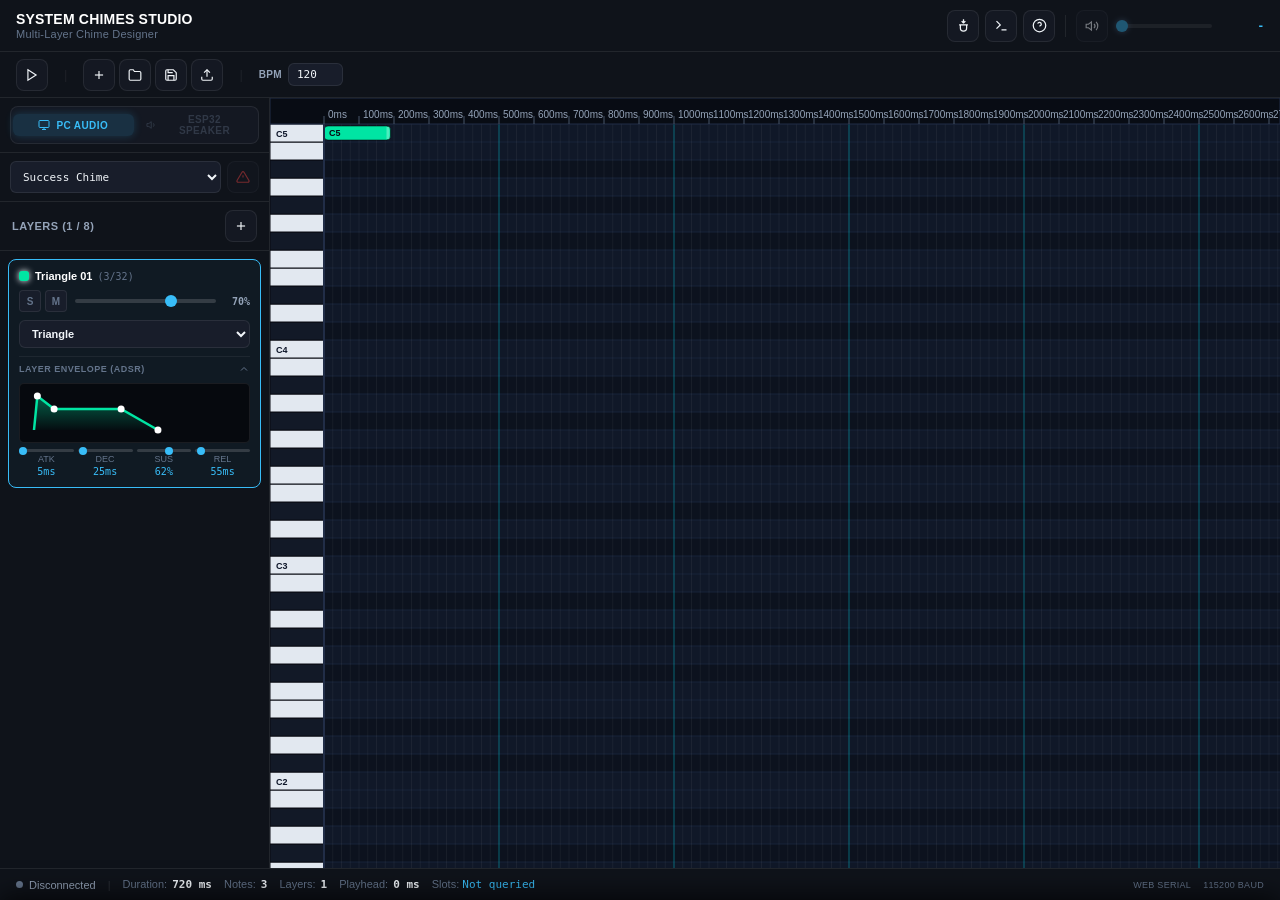
<file: tools-web/index.html>
<!DOCTYPE html>
<html lang="en">
<head>
  <meta charset="UTF-8">
  <meta name="viewport" content="width=device-width, initial-scale=1.0">
  <title>System Chimes Studio · ESP32 Synthesizer &amp; Multi-Layer DAW</title>
  <link rel="stylesheet" href="css/design-system.css">
  <link rel="stylesheet" href="css/console.css">
</head>
<body>

  <!-- Top Header Navigation -->
  <header class="app-header">
    <div class="brand-section">
      <span class="brand-title">SYSTEM CHIMES STUDIO</span>
      <span class="brand-sub">Multi-Layer Chime Designer</span>
    </div>

    <div class="header-actions">
      <!-- Hardware Connect -->
      <button class="icon-btn" id="btnConnect" type="button" data-tooltip="Connect ESP32 (115200 baud)" aria-label="Connect ESP32" aria-pressed="false">
        <svg id="svgPlug" width="15" height="15" viewBox="0 0 24 24" fill="none" stroke="currentColor" stroke-width="2" aria-hidden="true">
          <path d="M12 2v6m0 0l3-3m-3 3L9 5M5 11h14M7 11v5a5 5 0 0010 0v-5"></path>
        </svg>
      </button>

      <!-- Terminal Drawer Toggle -->
      <button class="icon-btn" id="btnToggleTerm" type="button" data-tooltip="Toggle Serial Console" aria-label="Toggle Serial Console" aria-expanded="false">
        <svg width="15" height="15" viewBox="0 0 24 24" fill="none" stroke="currentColor" stroke-width="2" aria-hidden="true">
          <polyline points="4 17 10 11 4 5"></polyline>
          <line x1="12" y1="19" x2="20" y2="19"></line>
        </svg>
      </button>

      <!-- Help Dialog -->
      <button class="icon-btn" id="btnHelp" type="button" data-tooltip="Help and quick reference" aria-label="Open help">
        <svg width="15" height="15" viewBox="0 0 24 24" fill="none" stroke="currentColor" stroke-width="2" aria-hidden="true">
          <circle cx="12" cy="12" r="10"></circle>
          <path d="M9.1 9a3 3 0 0 1 5.8 1c0 2-3 3-3 3"></path>
          <path d="M12 17h.01"></path>
        </svg>
      </button>

      <!-- Separator -->
      <div class="header-divider" aria-hidden="true"></div>

      <!-- ESP32 Hardware Output Volume Group -->
      <div class="header-vol-group" role="group" aria-label="ESP32 hardware output volume">
        <button class="icon-btn" id="btnMuteHwVol" type="button" data-tooltip="Mute ESP32 output" aria-label="Mute ESP32 output" aria-pressed="false" disabled>
          <svg id="hwVolIconOn" class="state-icon" width="14" height="14" viewBox="0 0 24 24" fill="none" stroke="currentColor" stroke-width="2" aria-hidden="true">
            <polygon points="11 5 6 9 2 9 2 15 6 15 11 19 11 5"></polygon>
            <path d="M15.5 8.5a5 5 0 0 1 0 7"></path>
            <path d="M19 5a10 10 0 0 1 0 14"></path>
          </svg>
          <svg id="hwVolIconMuted" class="state-icon is-hidden" width="14" height="14" viewBox="0 0 24 24" fill="none" stroke="currentColor" stroke-width="2" aria-hidden="true">
            <polygon points="11 5 6 9 2 9 2 15 6 15 11 19 11 5"></polygon>
            <line x1="16" y1="9" x2="22" y2="15"></line>
            <line x1="22" y1="9" x2="16" y2="15"></line>
          </svg>
        </button>
        <input type="range" class="header-vol-slider" id="rngHwVol" min="0" max="1" step="0.05" value="0" disabled aria-label="ESP32 hardware output volume" data-tooltip="ESP32 hardware output volume">
        <span class="header-vol-val" id="txtHwVol">-</span>
      </div>
    </div>
  </header>

  <!-- Secondary Transport Toolbar -->
  <section class="studio-toolbar" aria-label="Sound editor controls">
    <div class="transport-bar">
      <!-- Play/Stop Toggle Button -->
      <button class="icon-btn transport-play-btn" id="btnPlay" type="button" data-tooltip="Play pattern (Spacebar)" aria-label="Play pattern" aria-pressed="false">
        <svg id="playIcon" class="state-icon" width="14" height="14" viewBox="0 0 24 24" fill="none" stroke="currentColor" stroke-width="2" aria-hidden="true">
          <polygon points="5 3 19 12 5 21 5 3"></polygon>
        </svg>
        <svg id="stopIcon" class="state-icon is-hidden" width="14" height="14" viewBox="0 0 24 24" fill="none" stroke="currentColor" stroke-width="2" aria-hidden="true">
          <rect x="4" y="4" width="16" height="16" rx="2"></rect>
        </svg>
      </button>

      <span class="toolbar-sep" aria-hidden="true">|</span>

      <!-- 4 Project & Slot Buttons -->
      <div class="toolbar-btn-group" role="group" aria-label="Project and slot actions">
        <button class="icon-btn" id="btnNew" type="button" data-tooltip="New project" aria-label="New project">
          <svg width="14" height="14" viewBox="0 0 24 24" fill="none" stroke="currentColor" stroke-width="2" aria-hidden="true"><line x1="12" y1="5" x2="12" y2="19"></line><line x1="5" y1="12" x2="19" y2="12"></line></svg>
        </button>
        <button class="icon-btn" id="btnImport" type="button" data-tooltip="Import JSON" aria-label="Import JSON">
          <svg width="14" height="14" viewBox="0 0 24 24" fill="none" stroke="currentColor" stroke-width="2" aria-hidden="true"><path d="M22 19a2 2 0 0 1-2 2H4a2 2 0 0 1-2-2V5a2 2 0 0 1 2-2h5l2 3h9a2 2 0 0 1 2 2z"></path></svg>
        </button>
        <button class="icon-btn" id="btnExport" type="button" data-tooltip="Export JSON" aria-label="Export JSON">
          <svg width="14" height="14" viewBox="0 0 24 24" fill="none" stroke="currentColor" stroke-width="2" aria-hidden="true"><path d="M19 21H5a2 2 0 0 1-2-2V5a2 2 0 0 1 2-2h11l5 5v11a2 2 0 0 1-2 2z"></path><polyline points="17 21 17 13 7 13 7 21"></polyline><polyline points="7 3 7 8 15 8"></polyline></svg>
        </button>
        <button class="icon-btn" id="btnUploadSlot" type="button" data-tooltip="Upload active chime to ESP32 slot" aria-label="Upload active chime to ESP32 slot">
          <svg width="14" height="14" viewBox="0 0 24 24" fill="none" stroke="currentColor" stroke-width="2" aria-hidden="true"><path d="M21 15v4a2 2 0 0 1-2 2H5a2 2 0 0 1-2-2v-4"></path><polyline points="17 8 12 3 7 8"></polyline><line x1="12" y1="3" x2="12" y2="15"></line></svg>
        </button>
      </div>

      <span class="toolbar-sep" aria-hidden="true">|</span>

      <!-- BPM Spinbox -->
      <div class="input-group bpm-control">
        <label for="numBpm">BPM</label>
        <input type="number" id="numBpm" value="120" min="40" max="300" style="width: 55px;" aria-label="Tempo in beats per minute">
      </div>
    </div>

    <!-- Right Controls: Accessible Snap Fallback -->
    <div class="transport-right">
      <!-- Hidden/Accessible Snap Select for programmatic & test compatibility -->
      <select id="selSnap" aria-label="Snap interval" hidden aria-hidden="true">
        <option value="10">10 ms</option>
        <option value="25" selected>25 ms</option>
        <option value="50">50 ms</option>
        <option value="100">100 ms</option>
        <option value="250">250 ms</option>
        <option value="0">Off</option>
      </select>
    </div>
  </section>

  <!-- Main DAW Workspace -->
  <div class="main-workspace">

    <!-- Left: Track/Layer List & Presets -->
    <div class="tracks-panel">
      <!-- Target Destination Switch: PC Web Audio vs ESP32 Speaker -->
      <div class="sidepanel-target-row">
        <div class="target-switch" role="radiogroup" aria-label="Playback output destination">
          <button type="button" class="target-pill active" id="btnTargetPc" data-target="pc" data-tooltip="Preview in browser (PC Web Audio)" aria-checked="true" role="radio">
            <svg width="12" height="12" viewBox="0 0 24 24" fill="none" stroke="currentColor" stroke-width="2" aria-hidden="true">
              <rect x="2" y="3" width="20" height="14" rx="2"></rect>
              <line x1="8" y1="21" x2="16" y2="21"></line>
              <line x1="12" y1="17" x2="12" y2="21"></line>
            </svg>
            <span>PC AUDIO</span>
          </button>
          <button type="button" class="target-pill" id="btnTargetEsp" data-target="esp" data-tooltip="Connect ESP32 hardware to enable speaker output" aria-checked="false" role="radio" disabled>
            <svg width="12" height="12" viewBox="0 0 24 24" fill="none" stroke="currentColor" stroke-width="2" aria-hidden="true">
              <polygon points="11 5 6 9 2 9 2 15 6 15 11 19 11 5"></polygon>
              <path d="M15.5 8.5a5 5 0 0 1 0 7"></path>
            </svg>
            <span>ESP32 SPEAKER</span>
          </button>
        </div>
      </div>

      <!-- System Chimes Preset Dropdown with Erase All Button (above layers header) -->
      <div class="tracks-preset-row">
        <select id="selPresets" aria-label="Sound preset">
          <option value="">Select preset...</option>
        </select>
        <button class="icon-btn btn-danger-icon" id="btnEraseAll" type="button" data-tooltip="Erase all stored sounds on ESP32" aria-label="Erase all stored sounds" disabled>
          <svg width="14" height="14" viewBox="0 0 24 24" fill="none" stroke="currentColor" stroke-width="2" aria-hidden="true">
            <path d="M10.29 3.86L1.82 18a2 2 0 0 0 1.71 3h16.94a2 2 0 0 0 1.71-3L13.71 3.86a2 2 0 0 0-3.42 0z"/>
            <line x1="12" y1="9" x2="12" y2="13"/>
            <line x1="12" y1="17" x2="12.01" y2="17"/>
          </svg>
        </button>
      </div>

      <!-- Layers Header -->
      <div class="panel-header">
        <span>LAYERS (<span id="layerCountText">1</span> / 8)</span>
        <button class="icon-btn" id="btnAddLayer" type="button" data-tooltip="Add sound layer (max 8)" aria-label="Add sound layer">
          <svg width="14" height="14" viewBox="0 0 24 24" fill="none" stroke="currentColor" stroke-width="2" aria-hidden="true">
            <line x1="12" y1="5" x2="12" y2="19"></line>
            <line x1="5" y1="12" x2="19" y2="12"></line>
          </svg>
        </button>
      </div>

      <!-- Dynamically Rendered Layer Cards -->
      <div class="tracks-list" id="tracksList"></div>
    </div>

    <div class="center-section">
      <div class="piano-roll-container" id="pianoRollContainer">
        <canvas id="pianoCanvas"></canvas>
        <!-- Floating HUD Toast for Zoom & Snap Wheel Changes -->
        <div id="pianoHudToast" class="piano-hud-toast" aria-live="polite"></div>
        <!-- Floating Note Tooltip on Hover -->
        <div id="noteHoverTooltip" class="note-hover-tooltip" style="display: none;">
          <div class="note-tooltip-header">
            <span id="inspPitch">C5</span> <small id="inspMidi">(MIDI 72)</small>
          </div>
          <div class="note-tooltip-body">
            <div class="tooltip-stat"><span>Freq:</span> <strong id="inspFreq">523.3</strong> Hz</div>
            <div class="tooltip-stat"><span>Start:</span> <strong id="inspStart">150</strong> ms</div>
            <div class="tooltip-stat"><span>Duration:</span> <strong id="inspDuration">150</strong> ms</div>
          </div>
          <div class="note-tooltip-hint">Double-click, right-click, or Del to delete</div>
        </div>
      </div>
    </div>

  </div>

  <!-- Collapsible Bottom Terminal Drawer -->
  <div class="bottom-terminal-drawer" id="terminalDrawer" role="region" aria-label="Serial console" aria-hidden="true" inert>
    <div class="drawer-header">
      <div class="drawer-title">
        <svg width="14" height="14" viewBox="0 0 24 24" fill="none" stroke="currentColor" stroke-width="2" aria-hidden="true">
          <polyline points="4 17 10 11 4 5"></polyline>
          <line x1="12" y1="19" x2="20" y2="19"></line>
        </svg>
        <span>Serial Console · 115200 baud</span>
      </div>
      <div class="drawer-actions" role="group" aria-label="Console actions">
        <button class="icon-btn" id="btnCopyLog" type="button" data-tooltip="Copy console" aria-label="Copy console">
          <svg width="13" height="13" viewBox="0 0 24 24" fill="none" stroke="currentColor" stroke-width="2" aria-hidden="true">
            <rect x="8" y="8" width="13" height="13" rx="2"></rect>
            <path d="M16 8V5a2 2 0 0 0-2-2H5a2 2 0 0 0-2 2v9a2 2 0 0 0 2 2h3"></path>
          </svg>
        </button>
        <button class="icon-btn" id="btnDownloadLog" type="button" data-tooltip="Download console" aria-label="Download console">
          <svg width="13" height="13" viewBox="0 0 24 24" fill="none" stroke="currentColor" stroke-width="2" aria-hidden="true">
            <path d="M21 15v4a2 2 0 0 1-2 2H5a2 2 0 0 1-2-2v-4"></path>
            <polyline points="7 10 12 15 17 10"></polyline>
            <line x1="12" y1="15" x2="12" y2="3"></line>
          </svg>
        </button>
        <button class="icon-btn" id="btnClearLog" type="button" data-tooltip="Clear console" aria-label="Clear console">
          <svg width="13" height="13" viewBox="0 0 24 24" fill="none" stroke="currentColor" stroke-width="2" aria-hidden="true">
            <polyline points="3 6 5 6 21 6"></polyline>
            <path d="M19 6v14a2 2 0 0 1-2 2H7a2 2 0 0 1-2-2V6m3 0V4a2 2 0 0 1 2-2h4a2 2 0 0 1 2 2v2"></path>
          </svg>
        </button>
        <button class="icon-btn" id="btnCloseTerm" type="button" data-tooltip="Close console" aria-label="Close console">
          <svg width="13" height="13" viewBox="0 0 24 24" fill="none" stroke="currentColor" stroke-width="2" aria-hidden="true">
            <line x1="18" y1="6" x2="6" y2="18"></line>
            <line x1="6" y1="6" x2="18" y2="18"></line>
          </svg>
        </button>
      </div>
    </div>
    <div class="drawer-terminal-box" id="termBox" role="log" aria-label="Serial output" aria-live="polite"></div>
    <div class="drawer-command-row">
      <input type="text" id="cmdInput" placeholder="Type a command and press Enter..." autocomplete="off" spellcheck="false" aria-label="Serial command">
      <button class="icon-btn" id="btnSendCmd" type="button" data-tooltip="Send command" aria-label="Send command">
        <svg width="14" height="14" viewBox="0 0 24 24" fill="none" stroke="currentColor" stroke-width="2" stroke-linecap="round" stroke-linejoin="round" aria-hidden="true">
          <path d="M22 2 11 13"></path>
          <path d="m22 2-7 20-4-9-9-4 20-7Z"></path>
        </svg>
      </button>
    </div>
  </div>

  <!-- Status Bar Footer (Consistent Layout: Dot + Disconnected far left!) -->
  <footer class="status-bar">
    <div class="status-left">
      <div class="status-badge" id="statusBadge" role="status">
        <span class="status-dot"></span>
        <span id="badgeText">Disconnected</span>
      </div>
      <span class="status-bar-sep" aria-hidden="true">|</span>
      <div class="status-stats">
        <span class="stat-pill">Duration: <strong id="statDuration">0 ms</strong></span>
        <span class="stat-pill">Notes: <strong id="statNotes">0</strong></span>
        <span class="stat-pill stat-pill-layers">Layers: <strong id="statLayers">1</strong></span>
        <span class="stat-pill stat-pill-playhead">Playhead: <strong id="statPlayhead">0 ms</strong></span>
        <span class="stat-pill stat-pill-slots">Slots: <span id="slotCountBadge">Not queried</span></span>
      </div>
    </div>
    <div class="status-right">
      <span class="status-meta">WEB SERIAL</span>
      <span class="status-meta">115200 BAUD</span>
    </div>
  </footer>

  <!-- Target Slot & Hardware Dialog -->
  <dialog id="slot-dialog" class="modal" aria-labelledby="slot-dialog-title">
    <div class="modal-card" id="tabHw">
      <div class="modal-header">
        <div>
          <p class="modal-eyebrow">ESP32 HARDWARE SLOTS</p>
          <h2 id="slot-dialog-title">Upload Chime to Hardware Flash</h2>
        </div>
        <button class="icon-btn" id="btnCloseSlotModal" type="button" data-tooltip="Close" aria-label="Close dialog">
          <svg width="14" height="14" viewBox="0 0 24 24" fill="none" stroke="currentColor" stroke-width="2" aria-hidden="true">
            <line x1="18" y1="6" x2="6" y2="18"></line>
            <line x1="6" y1="6" x2="18" y2="18"></line>
          </svg>
        </button>
      </div>
      <div class="modal-body">
        <div class="slot-edit-section">
          <div class="input-row">
            <label for="txtSlotId">Slot ID:</label>
            <input type="text" id="txtSlotId" value="BOOT_SUCCESS" maxlength="15" spellcheck="false" autocomplete="off" aria-label="Slot ID">
          </div>
          <div class="input-row">
            <label for="txtProjectName">Chime Name:</label>
            <input type="text" id="txtProjectName" value="Boot Success" spellcheck="false" autocomplete="off" aria-label="Chime Name">
          </div>
          <div class="slot-action-grid">
            <button class="btn btn-primary" id="btnUploadSlotModal" type="button">⬆ Upload to ESP32 Flash</button>
          </div>
        </div>
        <!-- Hidden/accessible hardware controls for test suite -->
        <div class="slots-hw-hidden" hidden aria-hidden="true">
          <button id="btnPlayDevice" type="button" disabled>Play Device</button>
          <button id="btnStopDevice" type="button" disabled>Stop Device</button>
          <button id="btnQuerySlots" type="button" disabled>Query Slots</button>
          <div id="slotListContainer"></div>
        </div>
      </div>
    </div>
  </dialog>

  <!-- Help Dialog -->
  <dialog id="help-dialog" class="modal help-dialog" aria-labelledby="help-title">
    <div class="modal-card">
      <div class="modal-header">
        <div>
          <p class="modal-eyebrow">SYSTEM CHIMES STUDIO</p>
          <h2 id="help-title">Hardware Quick Reference</h2>
        </div>
        <button id="close-help-dialog" class="icon-btn" type="button" data-tooltip="Close help" aria-label="Close help">
          <svg width="14" height="14" viewBox="0 0 24 24" fill="none" stroke="currentColor" stroke-width="2" aria-hidden="true">
            <path d="m18 6-12 12M6 6l12 12"></path>
          </svg>
        </button>
      </div>
      <div class="help-content">
        <section>
          <h3>Connect Hardware</h3>
          <p>Use the USB icon in the header to connect to the ESP32 over Web Serial at 115200 baud. Hardware controls unlock once the System Chimes firmware signature is verified.</p>
        </section>
        <section>
          <h3>Piano Roll Navigation &amp; Mouse Wheel Controls</h3>
          <p>Click on the grid to create notes. Double-click, right-click, or press <kbd>Del</kbd> to delete the selected note. Hovering over any note displays its Pitch, Frequency, Start, and Duration in a floating tooltip.</p>
          <ul class="help-shortcuts-list">
            <li><strong>Mouse Wheel:</strong> Scroll vertically through octaves and pitches</li>
            <li><strong>Shift + Wheel:</strong> Pan horizontally along the timeline</li>
            <li><strong>Ctrl + Wheel:</strong> Zoom in / out with HUD percentage feedback</li>
            <li><strong>Alt + Wheel:</strong> Cycle snap grid resolution (10ms, 25ms, 50ms, 100ms, 250ms, Off)</li>
          </ul>
        </section>
        <section>
          <h3>Playback Target</h3>
          <p>Toggle between PC Preview and ESP32 Speaker. In ESP32 mode, sound outputs through the physical speaker on the device.</p>
        </section>
        <section>
          <h3>Serial Console</h3>
          <p>Open the console with the terminal button to monitor commands or communicate directly with the ESP32 firmware.</p>
        </section>
      </div>
    </div>
  </dialog>

  <!-- Hidden elements for test suite & file inputs -->
  <input type="file" id="fileInput" accept=".json,.chime.json" hidden>
  <button id="btnDeleteNote" hidden aria-hidden="true">Delete Note</button>
  <div class="preview-vol-hidden" hidden aria-hidden="true">
    <button class="icon-btn" id="btnMuteMasterVol" type="button" data-tooltip="Mute PC preview" aria-label="Mute PC preview" aria-pressed="false">
      <svg id="masterVolIconOn" class="state-icon" width="14" height="14" viewBox="0 0 24 24" fill="none" stroke="currentColor" stroke-width="2" aria-hidden="true"><polygon points="11 5 6 9 2 9 2 15 6 15 11 19 11 5"></polygon><path d="M15.5 8.5a5 5 0 0 1 0 7"></path></svg>
      <svg id="masterVolIconMuted" class="state-icon is-hidden" width="14" height="14" viewBox="0 0 24 24" fill="none" stroke="currentColor" stroke-width="2" aria-hidden="true"><polygon points="11 5 6 9 2 9 2 15 6 15 11 19 11 5"></polygon><line x1="16" y1="9" x2="22" y2="15"></line></svg>
    </button>
    <input type="range" class="header-vol-slider" id="rngMasterVol" min="0" max="1" step="0.05" value="0.8" aria-label="PC preview master volume" data-tooltip="PC preview master volume">
    <span id="txtMasterVol" class="header-vol-val">80%</span>
  </div>

  <!-- Scripts -->
  <script src="js/presets.js"></script>
  <script src="js/model.js"></script>
  <script src="js/audio-engine.js"></script>
  <script src="js/piano-roll.js"></script>
  <script src="js/project-files.js"></script>
  <script src="js/terminal.js"></script>
  <script src="js/serial-slots.js"></script>
</body>
</html>
</file>
<file: tools-web/css/design-system.css>
:root {
      --bg-base: #090b10;
      --bg-panel: #0f131a;
      --bg-card: #141822;
      --bg-input: #181d2a;
      --bg-hover: #1f2535;

      --border-color: rgba(255, 255, 255, 0.08);
      --border-hover: rgba(255, 255, 255, 0.16);
      --border-active: rgba(255, 255, 255, 0.28);

      --text-main: #f1f5f9;
      --text-dim: #94a3b8;
      --text-muted: #64748b;

      --accent-ice: #38bdf8;
      --accent-emerald: #10b981;
      --accent-mint: #34d399;
      --accent-amber: #f59e0b;
      --accent-orange: #fb923c;
      --accent-crimson: #ef4444;
      --accent-purple: #a855f7;

      --font-mono: ui-monospace, "Cascadia Code", "Fira Code", monospace;
      --font-sans: -apple-system, BlinkMacSystemFont, "Segoe UI", Roboto, Helvetica, Arial, sans-serif;
    }
    * {
      box-sizing: border-box;
      margin: 0;
      padding: 0;
      user-select: none;
    }
    body {
      background: var(--bg-base);
      color: var(--text-main);
      font-family: var(--font-sans);
      display: flex;
      flex-direction: column;
      height: 100vh;
      overflow: hidden;
      -webkit-font-smoothing: antialiased;
    }
</file>
<file: tools-web/css/console.css>
/* ==========================================================================
 * System Chimes Studio · Design System & Console Styles
 * Pro Titanium & Deep Slate Theme (Matches Audio FX Studio standard)
 * ========================================================================== */

/* Tooltip Styling */
[data-tooltip] {
  position: relative;
}
[data-tooltip]:hover::after,
[data-tooltip]:focus-visible::after {
  content: attr(data-tooltip);
  position: absolute;
  top: calc(100% + 7px);
  right: 0;
  white-space: nowrap;
  background: #090c12;
  color: #fff;
  font-size: 11px;
  font-family: var(--font-sans);
  font-weight: 500;
  padding: 4px 8px;
  border-radius: 4px;
  border: 1px solid rgba(255, 255, 255, 0.12);
  pointer-events: none;
  z-index: 1000;
  box-shadow: 0 4px 12px rgba(0, 0, 0, 0.6);
}

/* Header */
header.app-header {
  background: var(--bg-panel);
  border-bottom: 1px solid var(--border-color);
  height: 52px;
  display: flex;
  align-items: center;
  justify-content: space-between;
  padding: 0 16px;
  gap: 12px;
  flex-shrink: 0;
  z-index: 10;
}

.brand-section {
  display: flex;
  flex-direction: column;
  gap: 2px;
  min-width: 0;
}
.brand-title {
  font-size: 14px;
  font-weight: 700;
  letter-spacing: 0.2px;
  color: #fff;
  line-height: 1.2;
  white-space: nowrap;
}
.brand-sub {
  font-size: 11px;
  color: var(--text-muted);
  font-family: var(--font-sans);
  letter-spacing: 0.02em;
  line-height: 1;
  white-space: nowrap;
}

@media (max-width: 640px) {
  .brand-title { font-size: 12px; }
  .brand-sub { display: none; }
}

.header-actions {
  display: flex;
  align-items: center;
  gap: 6px;
  flex-shrink: 0;
}

.header-divider {
  width: 1px;
  height: 22px;
  margin: 0 4px;
  background: var(--border-color);
}

.header-vol-group {
  display: flex;
  align-items: center;
  gap: 8px;
  flex-shrink: 0;
}

.state-icon.is-hidden {
  display: none !important;
}

.header-vol-slider {
  width: 96px;
  height: 4px;
  appearance: none;
  -webkit-appearance: none;
  background: rgba(255, 255, 255, 0.15);
  border-radius: 2px;
  outline: none;
  cursor: pointer;
}
.header-vol-slider::-webkit-slider-thumb {
  width: 12px;
  height: 12px;
  appearance: none;
  -webkit-appearance: none;
  background: var(--accent-ice);
  border-radius: 50%;
  box-shadow: 0 0 6px rgba(147, 197, 253, 0.5);
  cursor: pointer;
}
.header-vol-slider::-moz-range-thumb {
  width: 12px;
  height: 12px;
  background: var(--accent-ice);
  border: 0;
  border-radius: 50%;
  box-shadow: 0 0 6px rgba(147, 197, 253, 0.5);
  cursor: pointer;
}
.header-vol-slider:disabled {
  cursor: not-allowed;
  opacity: 0.4;
}
.header-vol-val {
  min-width: 44px;
  color: var(--accent-ice);
  font-family: var(--font-mono);
  font-size: 11px;
  font-weight: 700;
  text-align: right;
  white-space: nowrap;
}

/* Secondary Transport Toolbar */
.studio-toolbar {
  min-height: 46px;
  display: flex;
  align-items: center;
  justify-content: space-between;
  gap: 16px;
  padding: 6px 16px;
  background: var(--bg-panel);
  border-bottom: 1px solid var(--border-color);
  flex-shrink: 0;
}

.transport-bar {
  display: flex;
  align-items: center;
  gap: 12px;
  min-width: 0;
}

.transport-play-btn {
  width: 34px;
  height: 34px;
  background: rgba(16, 185, 129, 0.12);
  border-color: rgba(16, 185, 129, 0.35);
  color: var(--accent-emerald);
}
.transport-play-btn:hover {
  background: rgba(16, 185, 129, 0.22);
  border-color: rgba(16, 185, 129, 0.5);
  color: #fff;
}
.transport-play-btn.active {
  background: rgba(239, 68, 68, 0.16);
  border-color: rgba(239, 68, 68, 0.4);
  color: var(--accent-crimson);
}

/* Destination Target Segmented Switch */
.target-switch {
  display: inline-flex;
  align-items: center;
  background: var(--bg-card);
  border: 1px solid var(--border-color);
  border-radius: 8px;
  padding: 2px;
  gap: 2px;
}
.target-pill {
  display: inline-flex;
  align-items: center;
  gap: 6px;
  padding: 5px 10px;
  border-radius: 6px;
  border: none;
  background: transparent;
  color: var(--text-muted);
  font-size: 10px;
  font-weight: 700;
  letter-spacing: 0.4px;
  cursor: pointer;
  transition: all 0.15s;
}
.target-pill:hover:not(:disabled) {
  color: var(--text-main);
  background: var(--bg-hover);
}
.target-pill.active {
  background: rgba(56, 189, 248, 0.15);
  color: var(--accent-ice);
  box-shadow: 0 0 8px rgba(56, 189, 248, 0.2);
}
.target-pill#btnTargetEsp.active {
  background: rgba(16, 185, 129, 0.15);
  color: var(--accent-emerald);
  box-shadow: 0 0 8px rgba(16, 185, 129, 0.2);
}
.target-pill:disabled {
  opacity: 0.35;
  cursor: not-allowed;
}

.transport-right {
  display: flex;
  align-items: center;
  justify-content: flex-end;
  gap: 12px;
  flex: 0 0 auto;
}
.transport-nav-hint {
  font-size: 10px;
  color: var(--text-muted);
  font-family: var(--font-mono);
  letter-spacing: 0.2px;
}

.input-group {
  display: flex;
  align-items: center;
  gap: 6px;
  font-size: 11px;
  color: var(--text-dim);
}
.input-group label {
  font-weight: 600;
  text-transform: uppercase;
  font-size: 10px;
  letter-spacing: 0.3px;
}
.input-group select,
.tracks-preset-row select,
.input-group input[type="number"],
.input-group input[type="text"] {
  background: var(--bg-input);
  border: 1px solid var(--border-color);
  color: var(--text-main);
  padding: 4px 8px;
  border-radius: 6px;
  font-size: 11px;
  font-family: var(--font-mono);
  outline: none;
  transition: border-color 0.15s;
}
.input-group select:focus,
.tracks-preset-row select:focus,
.input-group input:focus {
  border-color: var(--border-active);
}

/* Icon Buttons */
.icon-btn {
  width: 32px;
  height: 32px;
  border-radius: 8px;
  border: 1px solid var(--border-color);
  background: var(--bg-card);
  color: var(--text-main);
  display: inline-flex;
  align-items: center;
  justify-content: center;
  cursor: pointer;
  transition: all 0.15s;
  flex-shrink: 0;
}
.icon-btn:hover {
  background: var(--bg-hover);
  border-color: var(--border-hover);
  color: #fff;
}
.icon-btn:disabled {
  cursor: not-allowed;
  opacity: 0.45;
}
.icon-btn.connected {
  background: rgba(16, 185, 129, 0.15);
  color: var(--accent-emerald);
  border-color: rgba(16, 185, 129, 0.4);
  box-shadow: 0 0 10px rgba(16, 185, 129, 0.25);
}
.icon-btn.connecting {
  background: rgba(245, 158, 11, 0.15);
  color: var(--accent-amber);
  border-color: rgba(245, 158, 11, 0.4);
}
.icon-btn.unrecognized {
  background: rgba(239, 68, 68, 0.15);
  color: var(--accent-crimson);
  border-color: rgba(239, 68, 68, 0.4);
}
.icon-btn.muted {
  background: rgba(239, 68, 68, 0.12);
  color: var(--accent-crimson);
  border-color: rgba(239, 68, 68, 0.35);
}
.icon-btn.btn-danger-icon {
  color: var(--accent-crimson);
}
.icon-btn.btn-danger-icon:hover {
  background: rgba(239, 68, 68, 0.18);
  border-color: rgba(239, 68, 68, 0.45);
}

/* General Buttons */
.btn {
  display: inline-flex;
  align-items: center;
  justify-content: center;
  gap: 6px;
  padding: 6px 12px;
  font-size: 11px;
  font-weight: 600;
  border-radius: 6px;
  border: 1px solid var(--border-color);
  background: var(--bg-card);
  color: var(--text-main);
  cursor: pointer;
  transition: all 0.15s;
  white-space: nowrap;
}
.btn:hover {
  background: var(--bg-hover);
  border-color: var(--border-hover);
  color: #fff;
}
.btn:disabled {
  opacity: 0.45;
  cursor: not-allowed;
}
.btn-sm {
  padding: 4px 8px;
  font-size: 11px;
}
.btn-primary {
  background: rgba(56, 189, 248, 0.12);
  color: var(--accent-ice);
  border-color: rgba(56, 189, 248, 0.3);
}
.btn-primary:hover {
  background: rgba(56, 189, 248, 0.22);
  border-color: rgba(56, 189, 248, 0.5);
  color: #fff;
}
.btn-danger {
  background: rgba(239, 68, 68, 0.1);
  color: var(--accent-crimson);
  border-color: rgba(239, 68, 68, 0.3);
}
.btn-danger:hover {
  background: rgba(239, 68, 68, 0.2);
  border-color: rgba(239, 68, 68, 0.5);
}

/* Status Badge */
.status-badge {
  display: inline-flex;
  align-items: center;
  gap: 6px;
  color: inherit;
  white-space: nowrap;
  font-size: 11px;
}
.status-dot {
  width: 7px;
  height: 7px;
  border-radius: 50%;
  background: var(--text-muted);
}
.status-badge.online .status-dot {
  background: var(--accent-emerald);
  box-shadow: 0 0 6px rgba(16, 185, 129, 0.7);
}
.status-badge.probing .status-dot {
  background: var(--accent-amber);
  animation: pulse 1s infinite alternate;
}
.status-badge.unrecognized .status-dot {
  background: var(--accent-crimson);
}
@keyframes pulse { from { opacity: 0.4; } to { opacity: 1; } }

/* Main Workspace */
.main-workspace {
  display: flex;
  flex: 1;
  overflow: hidden;
}

/* Left Tracks / Layers Panel */
.tracks-panel {
  width: 270px;
  background: var(--bg-panel);
  border-right: 1px solid var(--border-color);
  display: flex;
  flex-direction: column;
  flex-shrink: 0;
}

.tracks-preset-row {
  display: flex;
  align-items: center;
  gap: 6px;
  padding: 8px 10px;
  border-bottom: 1px solid var(--border-color);
}
.tracks-preset-row select {
  flex: 1;
  min-width: 0;
  height: 32px;
}

.panel-header {
  padding: 8px 12px;
  border-bottom: 1px solid var(--border-color);
  display: flex;
  justify-content: space-between;
  align-items: center;
  font-size: 11px;
  font-weight: 700;
  color: var(--text-dim);
  text-transform: uppercase;
  letter-spacing: 0.5px;
}

.tracks-list {
  flex: 1;
  overflow-y: auto;
  padding: 8px;
  display: flex;
  flex-direction: column;
  gap: 8px;
}

/* Layer Card Component */
/* Sidepanel Playback Destination Switch */
.sidepanel-target-row {
  padding: 8px 10px;
  border-bottom: 1px solid var(--border-color);
}
.sidepanel-target-row .target-switch {
  width: 100%;
  display: flex;
}
.sidepanel-target-row .target-pill {
  flex: 1;
  justify-content: center;
}

/* Secondary Transport Toolbar Separators & Action Group */
.toolbar-sep {
  color: var(--border-color);
  font-size: 13px;
  user-select: none;
  opacity: 0.8;
  margin: 0 4px;
}
.toolbar-btn-group {
  display: flex;
  align-items: center;
  gap: 4px;
}

/* Layer Card Component */
.track-card {
  background: var(--bg-card);
  border: 1px solid var(--border-color);
  border-radius: 8px;
  padding: 10px;
  display: flex;
  flex-direction: column;
  gap: 8px;
  cursor: pointer;
  transition: all 0.15s;
}
.track-card:hover {
  border-color: var(--border-hover);
}
.track-card.active {
  border-color: var(--accent-ice);
  background: rgba(56, 189, 248, 0.04);
}

/* Row 1: Pill, Title + (X/32), Delete Button */
.track-header-row {
  display: flex;
  align-items: center;
  justify-content: space-between;
  gap: 6px;
}
.track-header-left {
  display: flex;
  align-items: center;
  gap: 6px;
  min-width: 0;
  flex: 1;
}
.track-color-pill {
  width: 10px;
  height: 10px;
  border-radius: 3px;
  flex-shrink: 0;
  box-shadow: 0 0 6px currentColor;
}
.track-title {
  font-size: 11px;
  font-weight: 600;
  color: #fff;
  white-space: nowrap;
  overflow: hidden;
  text-overflow: ellipsis;
}
.track-note-count {
  font-size: 10px;
  font-weight: 400;
  color: var(--text-muted);
  font-family: var(--font-mono);
  margin-left: 2px;
}
.track-btn-del {
  width: 20px;
  height: 20px;
  border-radius: 4px;
  border: 1px solid transparent;
  background: transparent;
  color: var(--text-muted);
  font-size: 11px;
  cursor: pointer;
  display: flex;
  align-items: center;
  justify-content: center;
  transition: all 0.15s;
  flex-shrink: 0;
}
.track-btn-del:hover {
  color: var(--accent-crimson);
  background: rgba(239, 68, 68, 0.15);
  border-color: rgba(239, 68, 68, 0.4);
}

/* Row 2: S, M, Volume Slider (full card width) */
.track-controls-row {
  display: flex;
  align-items: center;
  gap: 8px;
  width: 100%;
}
.track-btns {
  display: flex;
  gap: 4px;
  flex-shrink: 0;
}
.track-btn {
  width: 22px;
  height: 22px;
  border-radius: 4px;
  font-size: 10px;
  font-weight: 700;
  border: 1px solid var(--border-color);
  background: var(--bg-input);
  color: var(--text-muted);
  cursor: pointer;
  display: flex;
  align-items: center;
  justify-content: center;
  transition: all 0.15s;
}
.track-btn:hover {
  color: #fff;
  border-color: var(--border-hover);
}
.track-btn.active-solo {
  background: rgba(245, 158, 11, 0.2);
  color: var(--accent-amber);
  border-color: rgba(245, 158, 11, 0.5);
}
.track-btn.active-mute {
  background: rgba(239, 68, 68, 0.2);
  color: var(--accent-crimson);
  border-color: rgba(239, 68, 68, 0.5);
}

.track-vol-wrap {
  flex: 1;
  display: flex;
  align-items: center;
  gap: 6px;
  min-width: 0;
}
.track-vol-slider {
  flex: 1;
  width: 100%;
  height: 4px;
  appearance: none;
  -webkit-appearance: none;
  background: rgba(255, 255, 255, 0.15);
  border-radius: 2px;
  outline: none;
  cursor: pointer;
}
.track-vol-slider::-webkit-slider-thumb {
  width: 12px;
  height: 12px;
  appearance: none;
  -webkit-appearance: none;
  background: var(--accent-ice);
  border-radius: 50%;
  cursor: pointer;
  transition: transform 0.1s;
}
.track-vol-slider::-webkit-slider-thumb:hover {
  transform: scale(1.2);
}
.track-vol-val {
  font-family: var(--font-mono);
  font-size: 10px;
  font-weight: 600;
  color: var(--text-dim);
  min-width: 28px;
  text-align: right;
  flex-shrink: 0;
}

/* Row 3: Waveform Select (clean without notes count) */
.track-wave-row {
  width: 100%;
}
.track-wave-select {
  width: 100%;
  height: 28px;
  font-size: 11px;
  font-weight: 600;
  border-radius: 6px;
  border: 1px solid var(--border-color);
  background: var(--bg-input);
  color: var(--text-main);
  padding: 0 8px;
}

/* Line 3: Expandable ADSR Envelope */
.track-adsr-wrapper {
  border-top: 1px solid rgba(255, 255, 255, 0.06);
  padding-top: 4px;
}
.track-adsr-toggle {
  width: 100%;
  background: transparent;
  border: none;
  color: var(--text-muted);
  font-size: 9px;
  font-weight: 700;
  letter-spacing: 0.5px;
  text-transform: uppercase;
  display: flex;
  align-items: center;
  justify-content: space-between;
  cursor: pointer;
  padding: 2px 0;
  transition: color 0.15s;
}
.track-adsr-toggle:hover {
  color: var(--text-main);
}
.adsr-chevron {
  transition: transform 0.2s ease;
}
.track-adsr-wrapper.expanded .adsr-chevron {
  transform: rotate(180deg);
}

.track-adsr-drawer {
  display: none;
  flex-direction: column;
  gap: 6px;
  padding-top: 6px;
}
.track-adsr-wrapper.expanded .track-adsr-drawer {
  display: flex;
}

.adsr-curve-container {
  width: 100%;
  height: 60px;
  background: #06090e;
  border: 1px solid rgba(255, 255, 255, 0.08);
  border-radius: 5px;
  overflow: hidden;
}
.layer-adsr-canvas {
  width: 100%;
  height: 100%;
  display: block;
}

.adsr-sliders-grid {
  display: grid;
  grid-template-columns: repeat(4, 1fr);
  gap: 4px;
  text-align: center;
}
.slider-col {
  display: flex;
  flex-direction: column;
  align-items: center;
  gap: 2px;
}
.slider-col input[type="range"] {
  width: 100%;
  height: 3px;
  appearance: none;
  -webkit-appearance: none;
  background: rgba(255, 255, 255, 0.15);
  border-radius: 2px;
  outline: none;
  cursor: pointer;
}
.slider-col input[type="range"]::-webkit-slider-thumb {
  width: 8px;
  height: 8px;
  appearance: none;
  -webkit-appearance: none;
  background: var(--accent-ice);
  border-radius: 50%;
  cursor: pointer;
}
.slider-col span:first-of-type {
  font-size: 9px;
  color: var(--text-muted);
  text-transform: uppercase;
}
.slider-col span:last-of-type {
  font-size: 10px;
  font-family: var(--font-mono);
  color: var(--accent-ice);
}

/* Center Stage: Piano Roll */
.center-section {
  flex: 1;
  display: flex;
  flex-direction: column;
  background: #05070c;
  overflow: hidden;
  position: relative;
}

.piano-roll-container {
  flex: 1;
  position: relative;
  overflow: hidden;
}
#pianoCanvas {
  position: absolute;
  top: 0;
  left: 0;
  width: 100%;
  height: 100%;
  display: block;
}

/* Piano HUD Toast (Zoom & Snap) */
.piano-hud-toast {
  position: absolute;
  top: 14px;
  left: 50%;
  transform: translateX(-50%);
  background: rgba(9, 12, 18, 0.88);
  backdrop-filter: blur(8px);
  border: 1px solid rgba(56, 189, 248, 0.3);
  box-shadow: 0 4px 16px rgba(0, 0, 0, 0.6);
  color: var(--accent-ice);
  font-family: var(--font-mono);
  font-size: 11px;
  font-weight: 600;
  padding: 4px 14px;
  border-radius: 20px;
  pointer-events: none;
  opacity: 0;
  transition: opacity 0.2s ease, transform 0.2s ease;
  z-index: 40;
}
.piano-hud-toast.visible {
  opacity: 1;
  transform: translateX(-50%) translateY(4px);
}

/* Floating Note Hover Tooltip */
.note-hover-tooltip {
  position: fixed;
  background: rgba(9, 13, 20, 0.94);
  backdrop-filter: blur(8px);
  border: 1px solid rgba(255, 255, 255, 0.16);
  border-radius: 8px;
  padding: 8px 12px;
  box-shadow: 0 10px 28px rgba(0, 0, 0, 0.8);
  color: var(--text-main);
  font-family: var(--font-mono);
  font-size: 11px;
  pointer-events: none;
  z-index: 200;
  display: flex;
  flex-direction: column;
  gap: 4px;
  min-width: 150px;
}
.note-tooltip-header {
  font-weight: 700;
  color: var(--accent-emerald);
  font-size: 12px;
  border-bottom: 1px solid rgba(255, 255, 255, 0.08);
  padding-bottom: 3px;
  display: flex;
  justify-content: space-between;
  align-items: baseline;
}
.note-tooltip-header small {
  color: var(--text-muted);
  font-size: 10px;
  font-weight: 400;
}
.note-tooltip-body {
  display: flex;
  flex-direction: column;
  gap: 2px;
}
.tooltip-stat {
  display: flex;
  justify-content: space-between;
  gap: 8px;
  font-size: 10px;
  color: var(--text-dim);
}
.tooltip-stat strong {
  color: #fff;
}
.note-tooltip-hint {
  font-size: 9px;
  color: var(--text-muted);
  font-family: var(--font-sans);
  border-top: 1px solid rgba(255, 255, 255, 0.06);
  padding-top: 4px;
  margin-top: 2px;
}

/* Status Bar Footer (Dot + Disconnected far left) */
footer.status-bar {
  background: var(--bg-panel);
  border-top: 1px solid var(--border-color);
  height: 32px;
  display: flex;
  align-items: center;
  justify-content: space-between;
  padding: 0 16px;
  gap: 12px;
  flex-shrink: 0;
  font-size: 11px;
  color: var(--text-dim);
  z-index: 10;
}

.status-left,
.status-right {
  display: flex;
  align-items: center;
  gap: 12px;
}

.status-bar-sep {
  color: rgba(255, 255, 255, 0.12);
  user-select: none;
}

.status-stats {
  display: flex;
  align-items: center;
  gap: 12px;
}
.stat-pill {
  color: var(--text-muted);
  font-size: 11px;
}
.stat-pill strong {
  color: var(--text-main);
  font-family: var(--font-mono);
  margin-left: 2px;
}
.stat-pill-slots span {
  color: var(--accent-ice);
  font-family: var(--font-mono);
}

.status-meta {
  color: var(--text-muted);
  font-size: 9px;
  letter-spacing: 0.3px;
  white-space: nowrap;
}

/* Collapsible Bottom Terminal Drawer */
.bottom-terminal-drawer {
  position: fixed;
  bottom: 32px;
  left: 0;
  right: 0;
  height: 240px;
  background: #07090e;
  border-top: 1px solid var(--border-color);
  box-shadow: 0 -8px 24px rgba(0, 0, 0, 0.7);
  display: flex;
  flex-direction: column;
  z-index: 100;
  transform: translateY(calc(100% + 36px));
  transition: transform 0.2s cubic-bezier(0.16, 1, 0.3, 1);
}
.bottom-terminal-drawer.open {
  transform: translateY(0);
}

.drawer-header {
  height: 36px;
  background: var(--bg-panel);
  border-bottom: 1px solid var(--border-color);
  display: flex;
  align-items: center;
  justify-content: space-between;
  padding: 0 12px;
}
.drawer-title {
  display: flex;
  align-items: center;
  gap: 6px;
  font-size: 11px;
  font-weight: 600;
  color: #fff;
}
.drawer-title small {
  color: var(--text-muted);
  font-size: 10px;
}
.drawer-actions {
  display: flex;
  align-items: center;
  gap: 4px;
}

.drawer-terminal-box {
  flex: 1;
  overflow-y: auto;
  padding: 10px 14px;
  font-family: var(--font-mono);
  font-size: 11px;
  line-height: 1.5;
  color: var(--text-dim);
  background: #05070a;
}
.drawer-command-row {
  height: 38px;
  background: var(--bg-panel);
  border-top: 1px solid var(--border-color);
  display: flex;
  align-items: center;
  gap: 8px;
  padding: 0 10px;
}
.drawer-command-row input {
  flex: 1;
  background: transparent;
  border: none;
  outline: none;
  color: var(--text-main);
  font-family: var(--font-mono);
  font-size: 11px;
}

/* Modals & Dialogs */
.modal {
  width: min(500px, calc(100% - 32px));
  max-height: min(720px, calc(100% - 32px));
  margin: auto;
  padding: 0;
  background: transparent;
  border: none;
  border-radius: 12px;
  color: var(--text-main);
}
.modal::backdrop {
  background: rgba(2, 6, 12, 0.75);
  backdrop-filter: blur(4px);
}
.modal-card {
  background: var(--bg-panel);
  border: 1px solid var(--border-color);
  border-radius: 12px;
  box-shadow: 0 24px 80px rgba(0, 0, 0, 0.7);
  display: flex;
  flex-direction: column;
  overflow: hidden;
}
.modal-header {
  display: flex;
  align-items: flex-start;
  justify-content: space-between;
  padding: 16px 20px;
  border-bottom: 1px solid var(--border-color);
}
.modal-eyebrow {
  margin: 0 0 4px;
  color: var(--accent-ice);
  font-size: 9px;
  font-weight: 700;
  letter-spacing: 0.9px;
}
.modal-header h2 {
  margin: 0;
  color: #fff;
  font-size: 16px;
}
.modal-body {
  padding: 16px 20px;
  display: flex;
  flex-direction: column;
  gap: 16px;
  overflow-y: auto;
}

.slot-edit-section {
  display: flex;
  flex-direction: column;
  gap: 10px;
  background: var(--bg-card);
  padding: 12px;
  border-radius: 8px;
  border: 1px solid var(--border-color);
}
.input-row {
  display: flex;
  align-items: center;
  gap: 10px;
}
.input-row label {
  width: 90px;
  font-size: 11px;
  font-weight: 600;
  color: var(--text-dim);
}
.input-row input {
  flex: 1;
  background: var(--bg-input);
  border: 1px solid var(--border-color);
  color: #fff;
  padding: 5px 8px;
  border-radius: 6px;
  font-family: var(--font-mono);
  font-size: 11px;
  outline: none;
}
.input-row input:focus {
  border-color: var(--border-active);
}
.slot-action-grid {
  display: flex;
  justify-content: flex-end;
  margin-top: 6px;
}

/* Help Dialog Content */
.help-dialog .help-content {
  display: grid;
  gap: 14px;
  padding: 16px 20px;
}
.help-dialog h3 {
  margin: 0 0 4px;
  color: #fff;
  font-size: 12px;
}
.help-dialog p {
  margin: 0;
  color: var(--text-dim);
  font-size: 12px;
  line-height: 1.5;
}

@media (max-width: 900px) {
  .studio-toolbar {
    flex-wrap: wrap;
    gap: 10px;
  }
  .transport-nav-hint {
    display: none;
  }
}
/* Help Dialog Shortcuts List */
.help-shortcuts-list {
  margin: 8px 0 0 16px;
  padding: 0;
  display: flex;
  flex-direction: column;
  gap: 5px;
  font-size: 11px;
  color: var(--text-dim);
}
.help-shortcuts-list strong {
  color: var(--accent-ice);
  font-family: var(--font-mono);
}
kbd {
  background: var(--bg-card);
  border: 1px solid var(--border-color);
  border-radius: 4px;
  padding: 1px 5px;
  font-family: var(--font-mono);
  font-size: 10px;
  color: var(--accent-ice);
}
</file>
